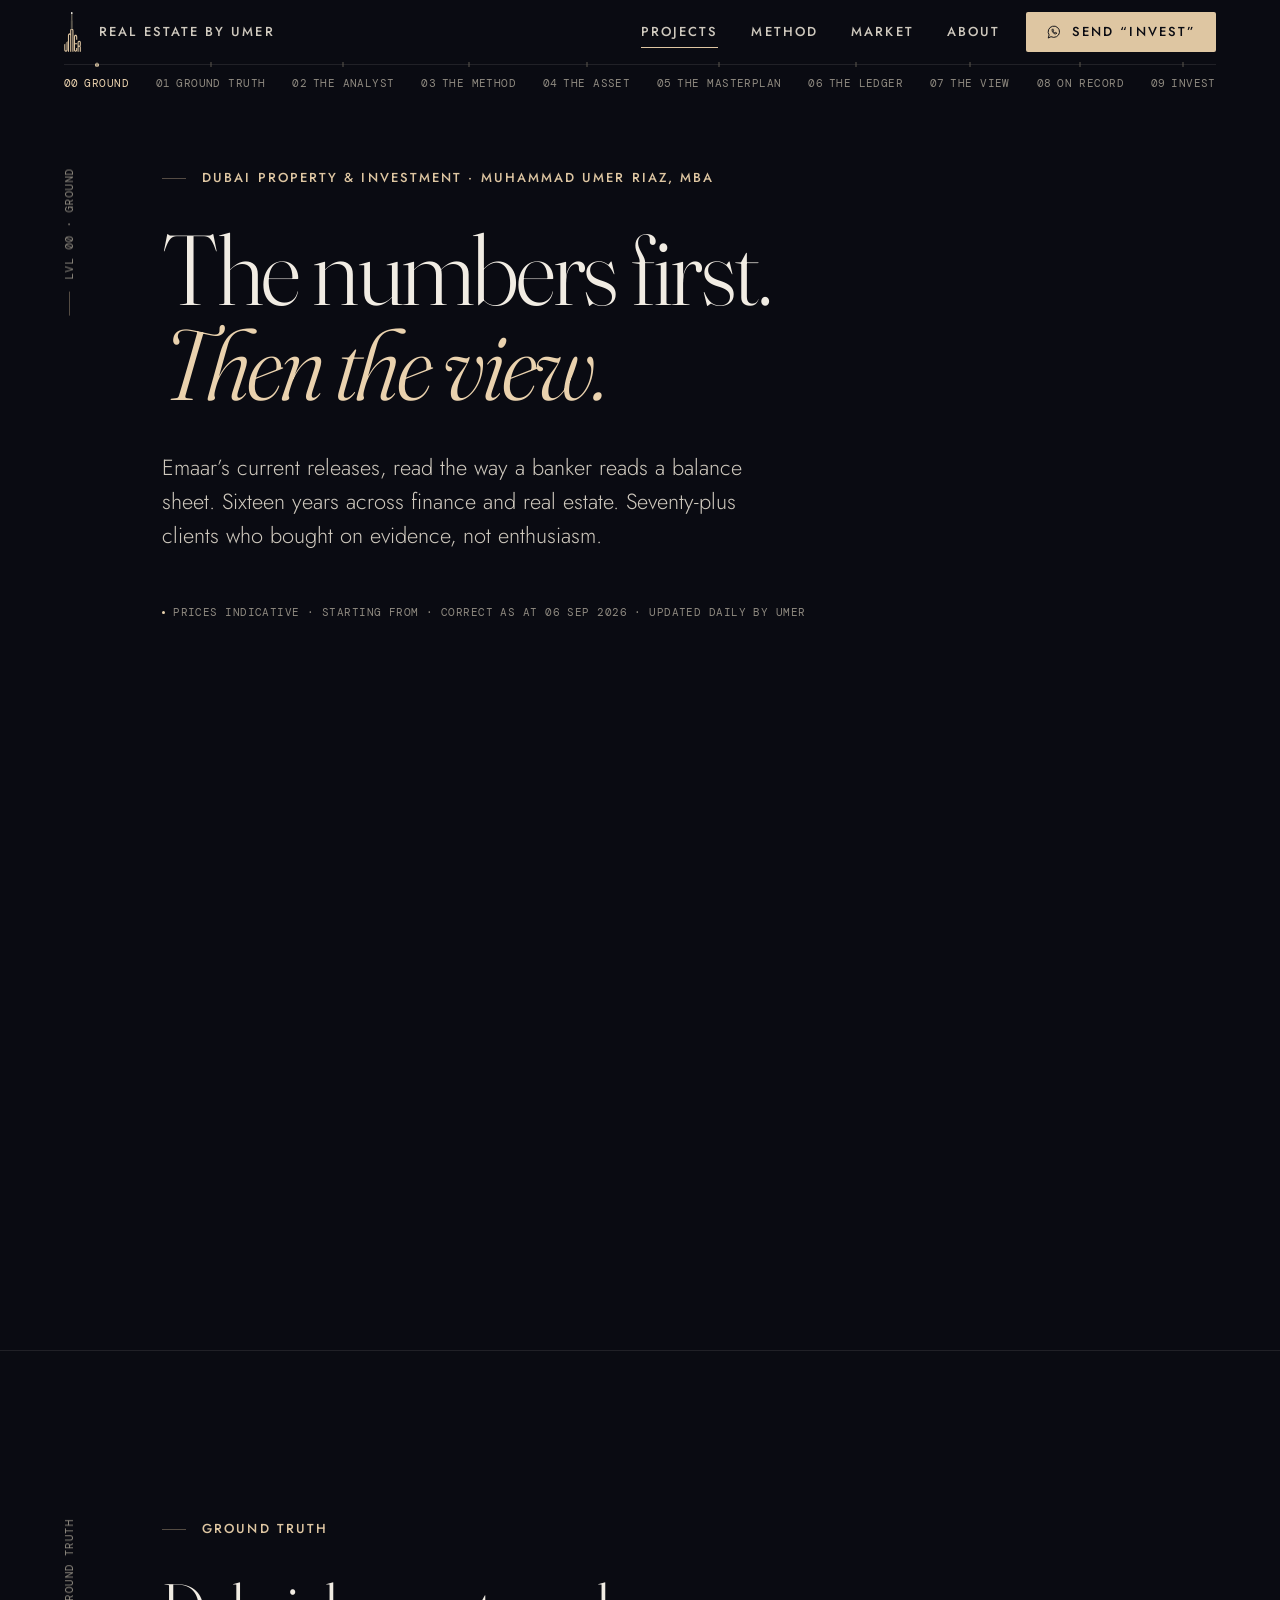
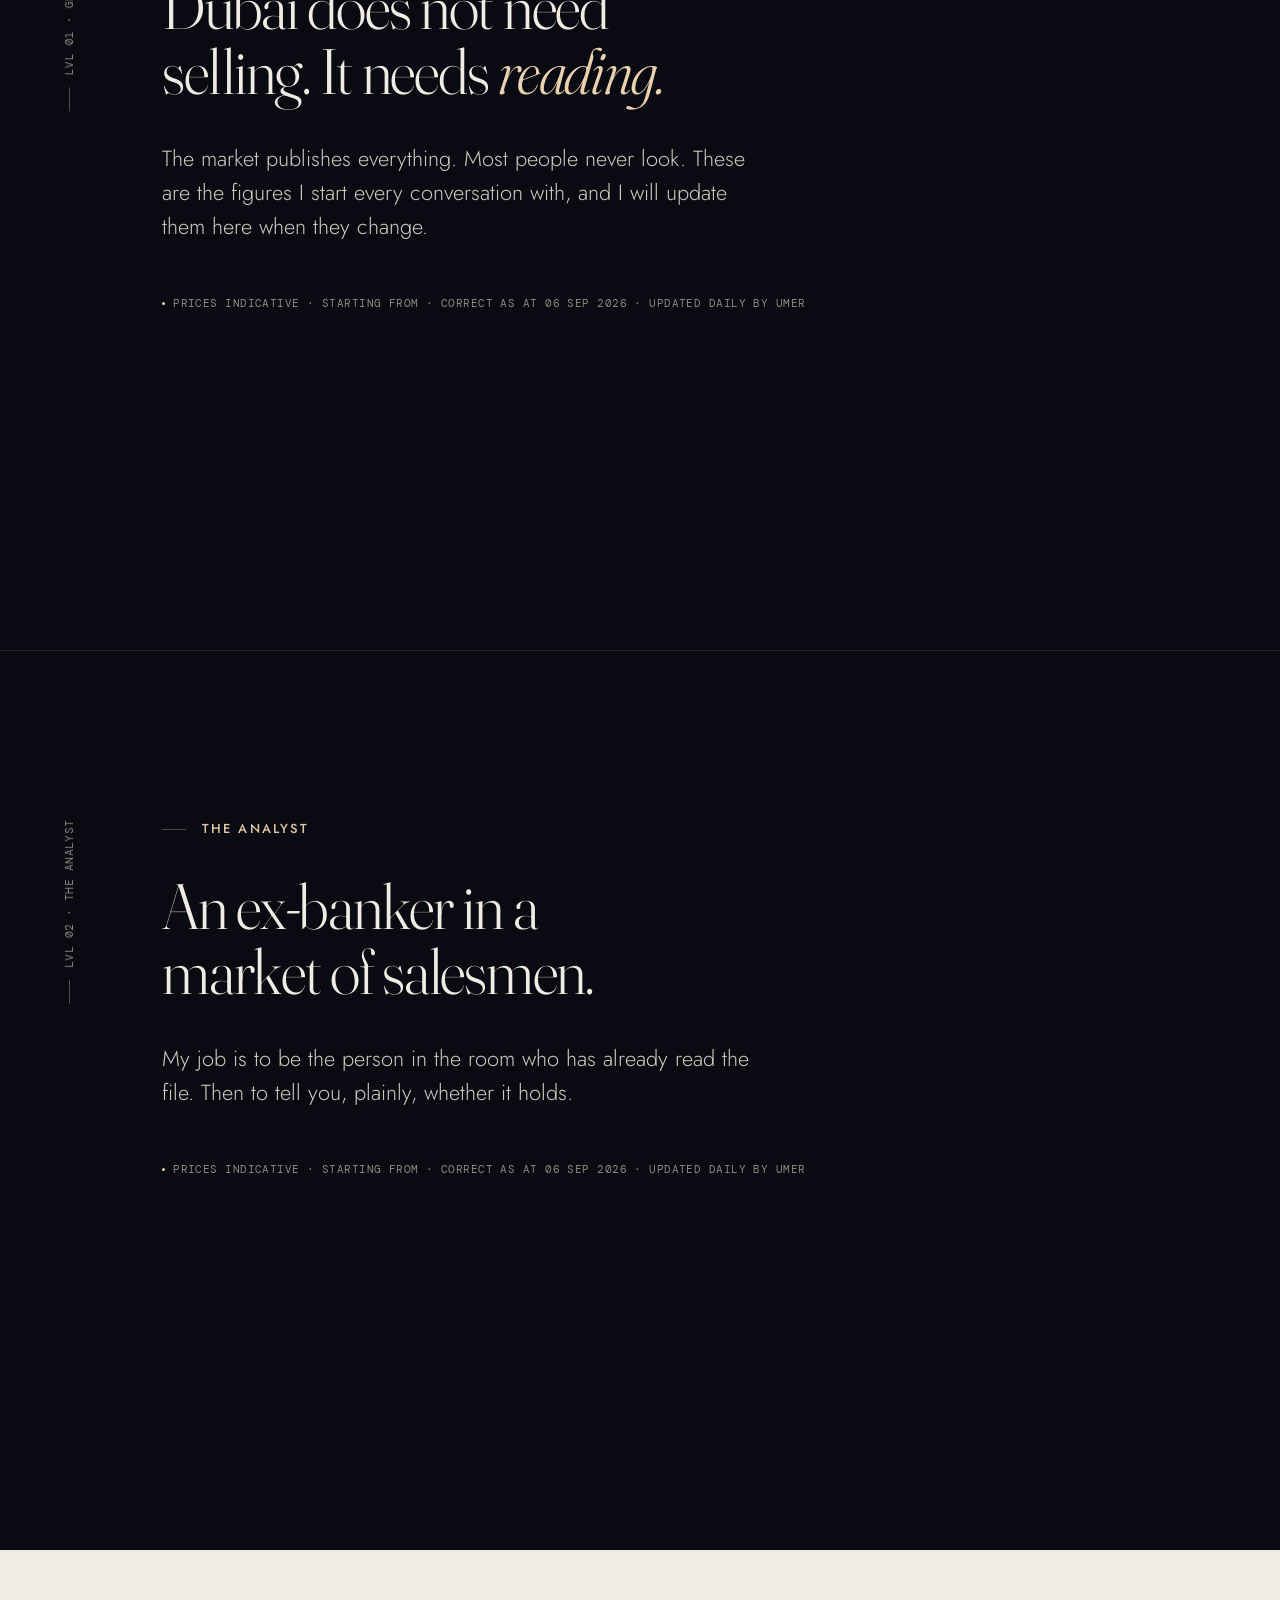
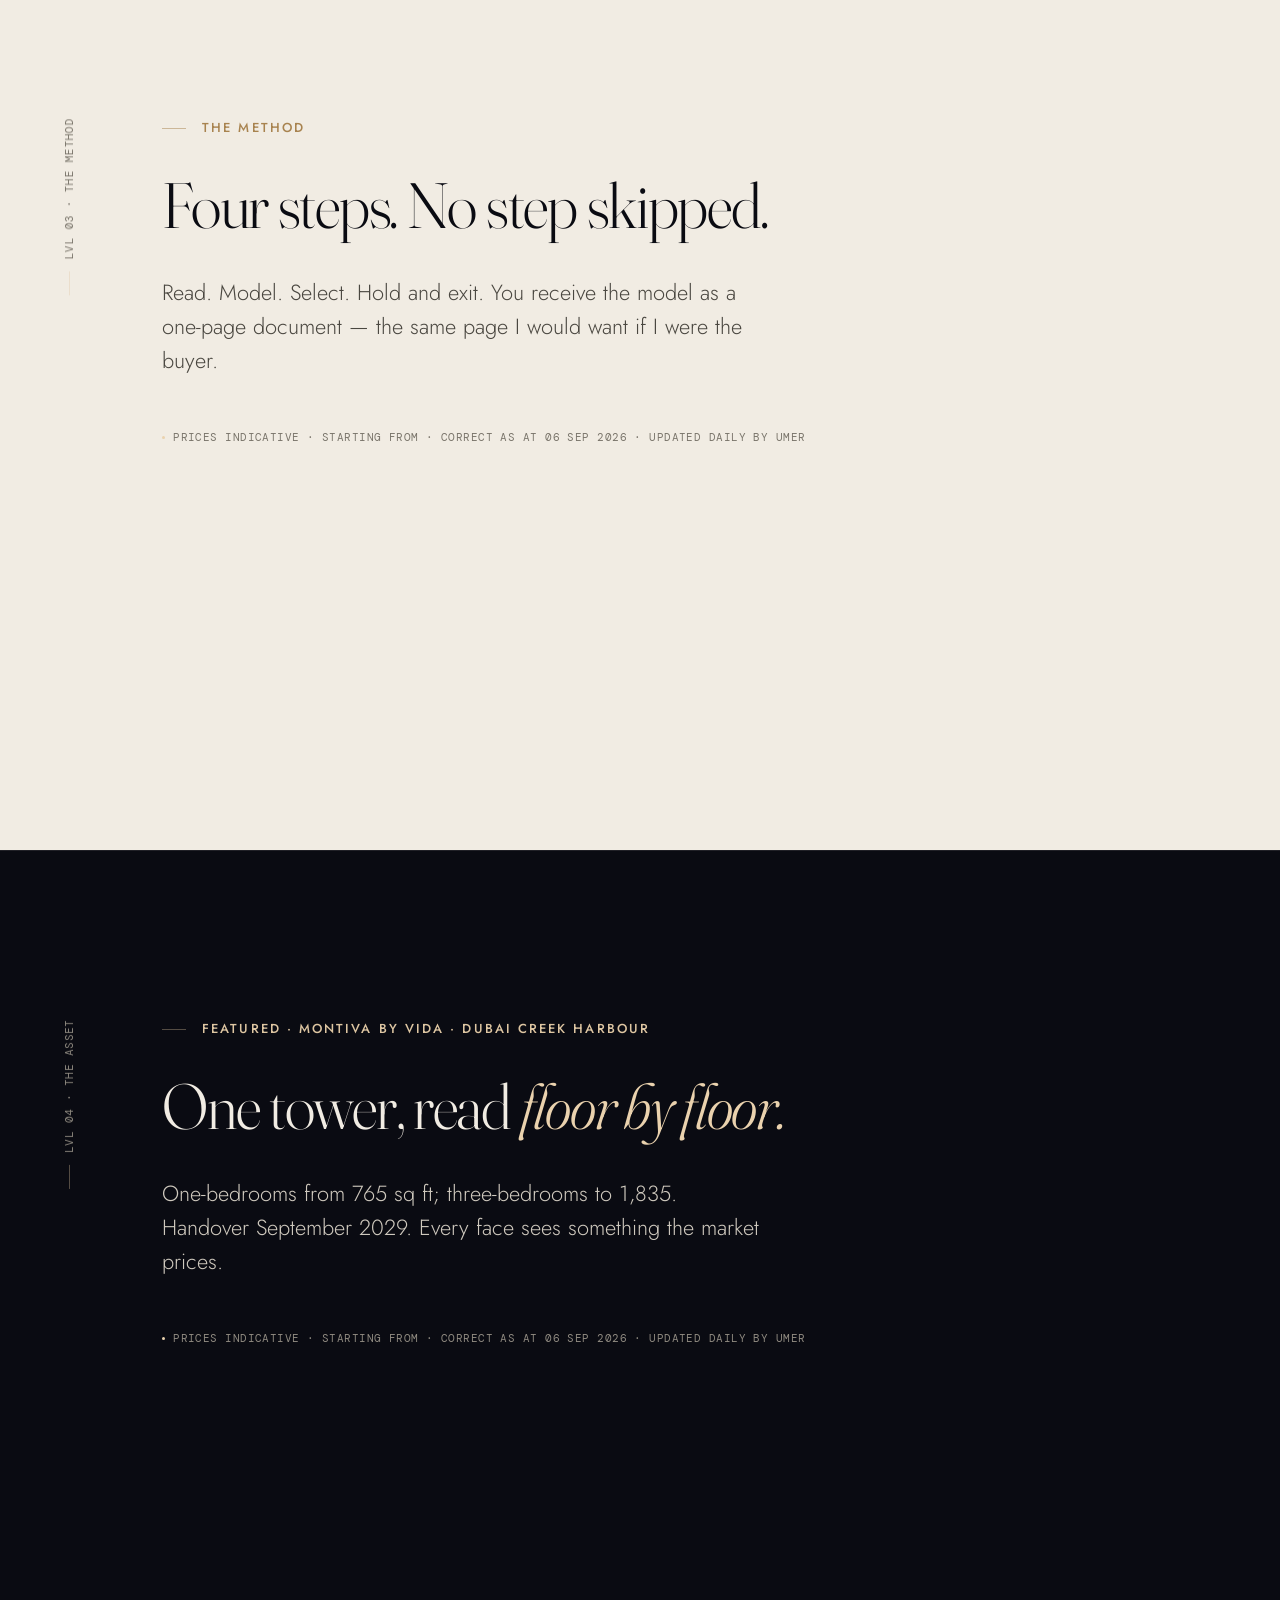
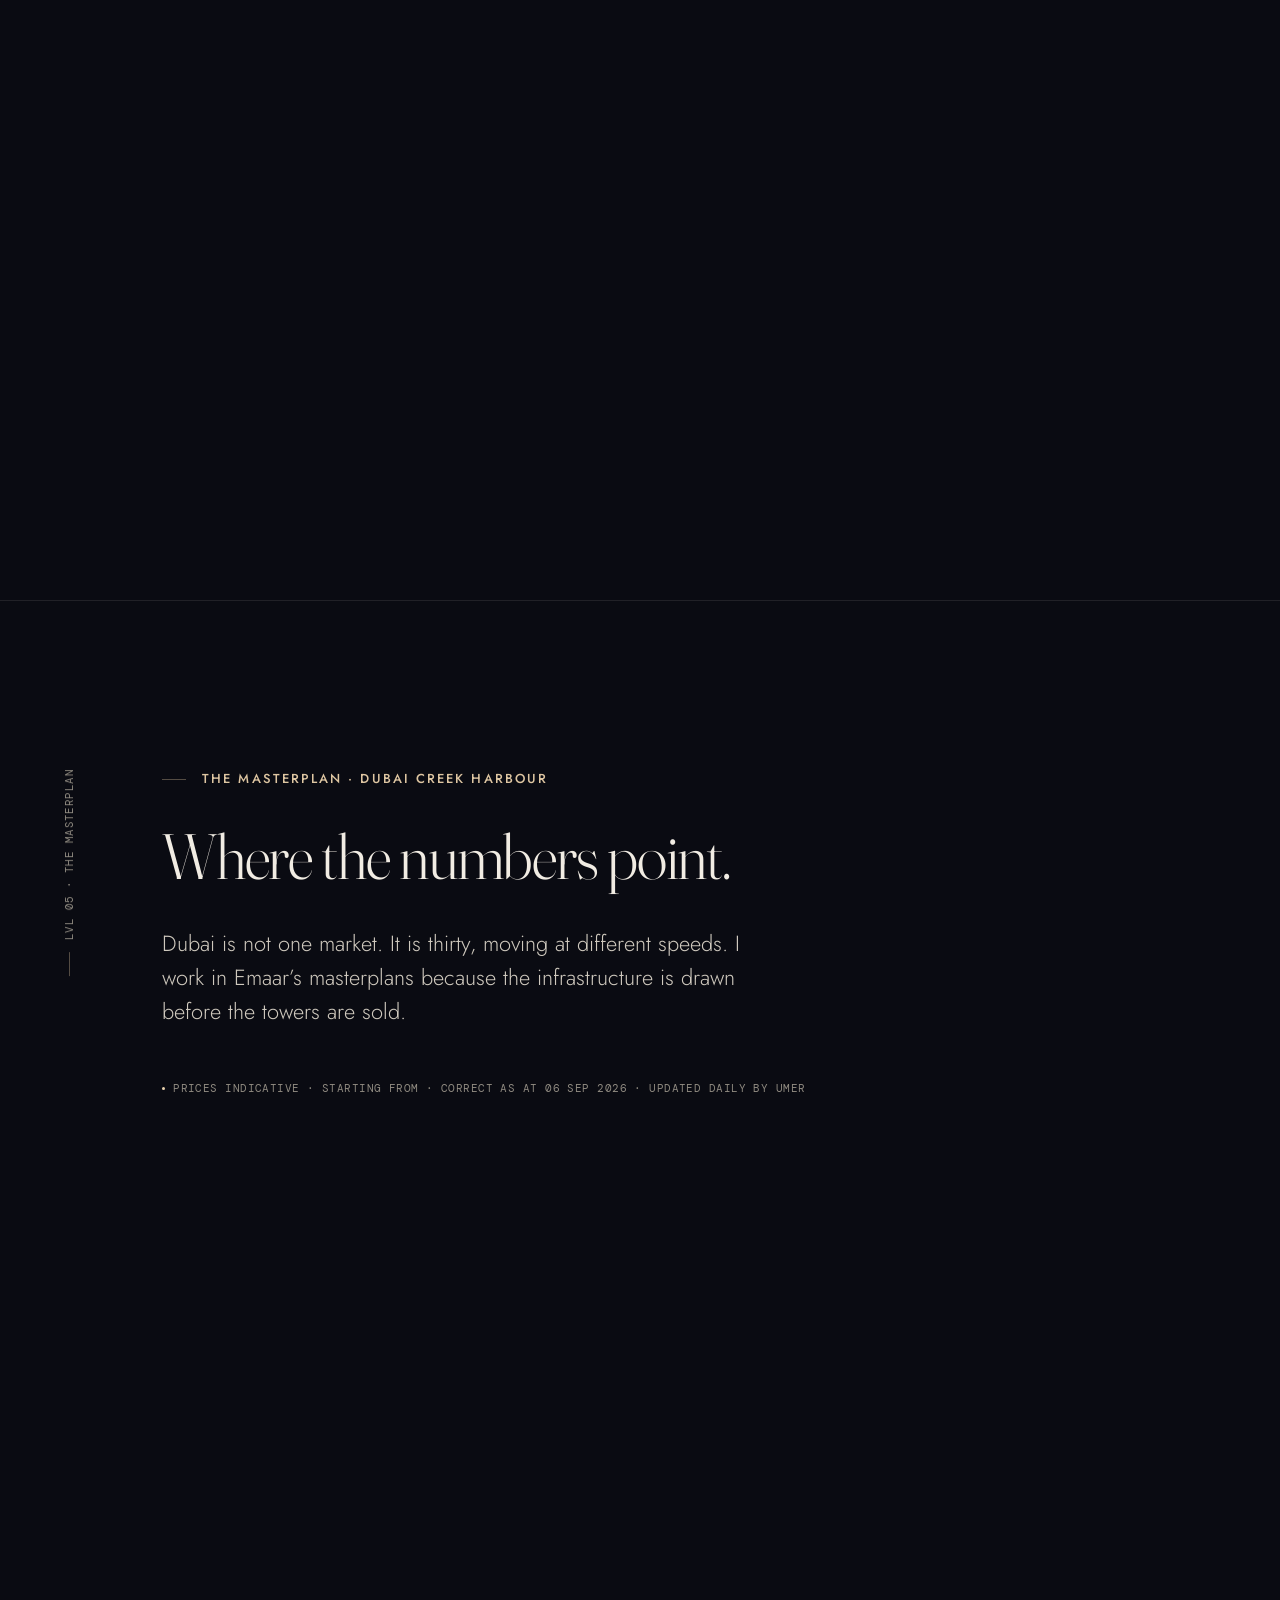
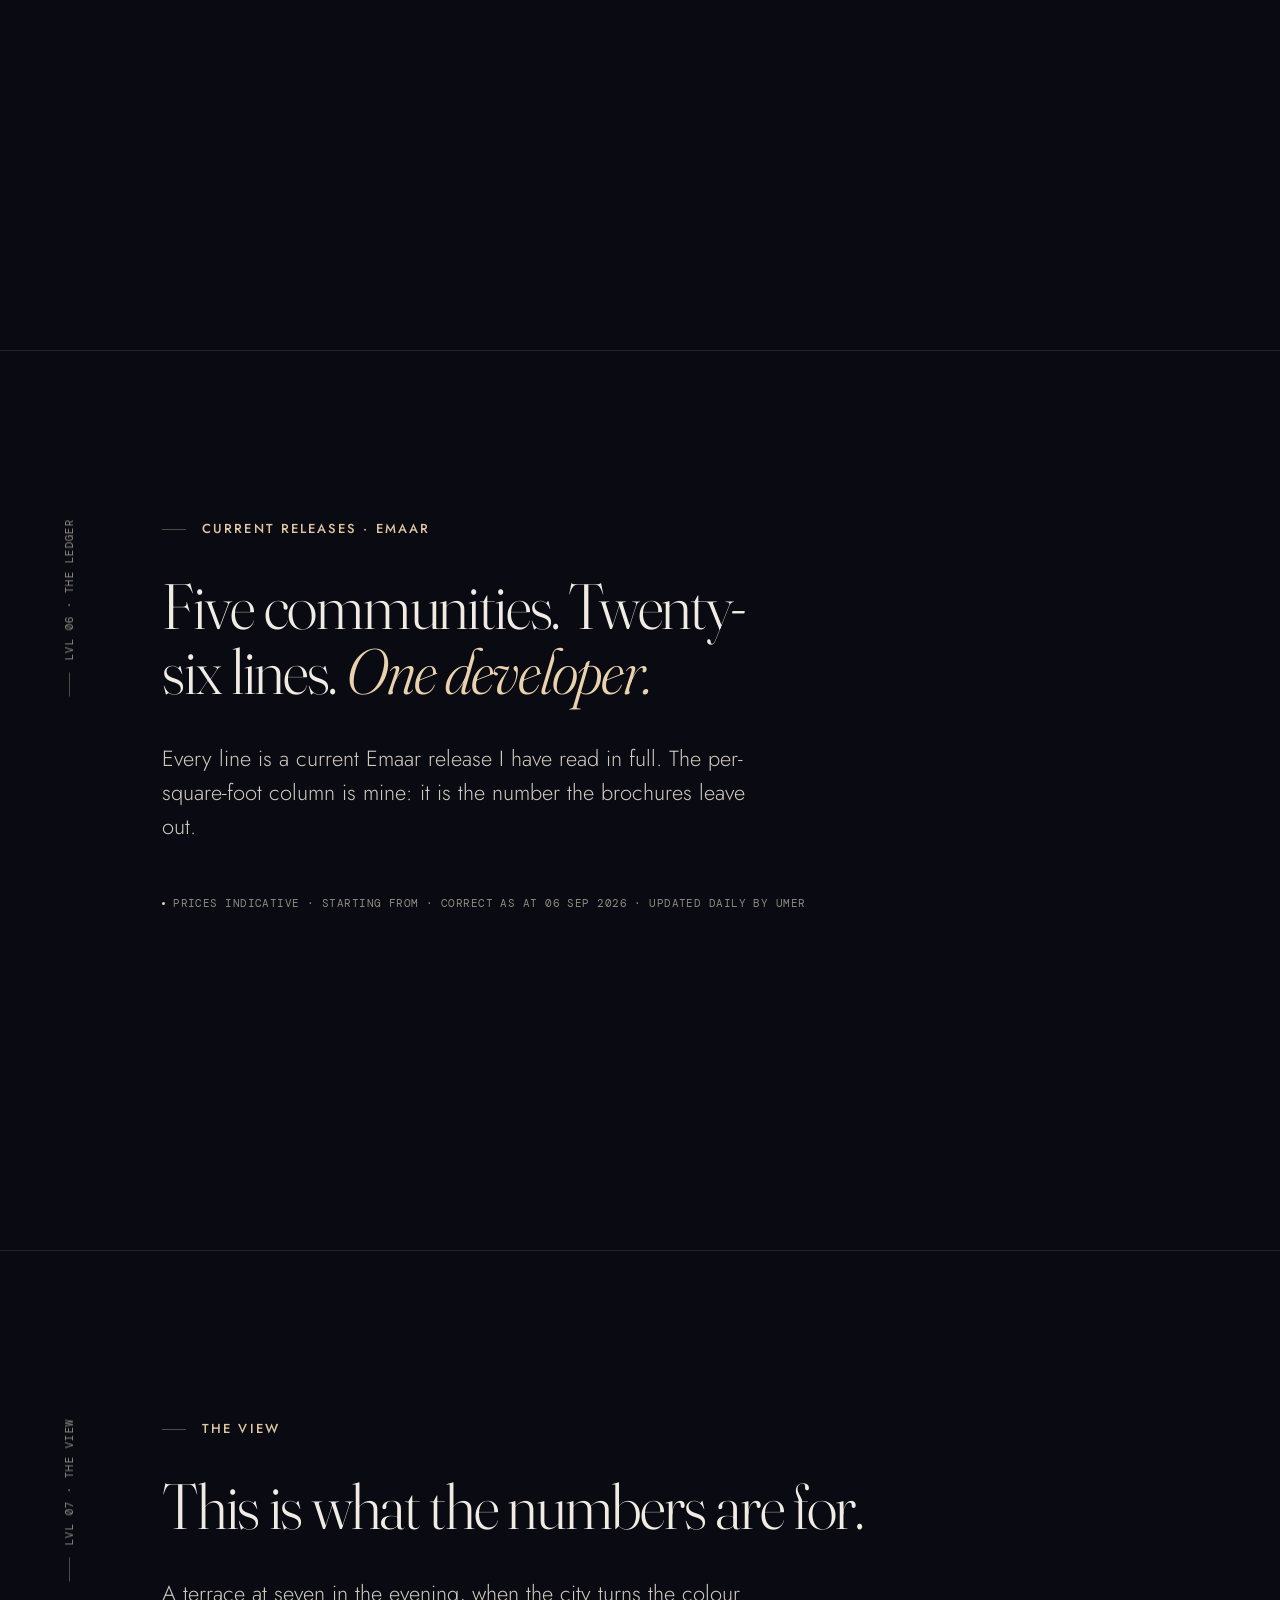
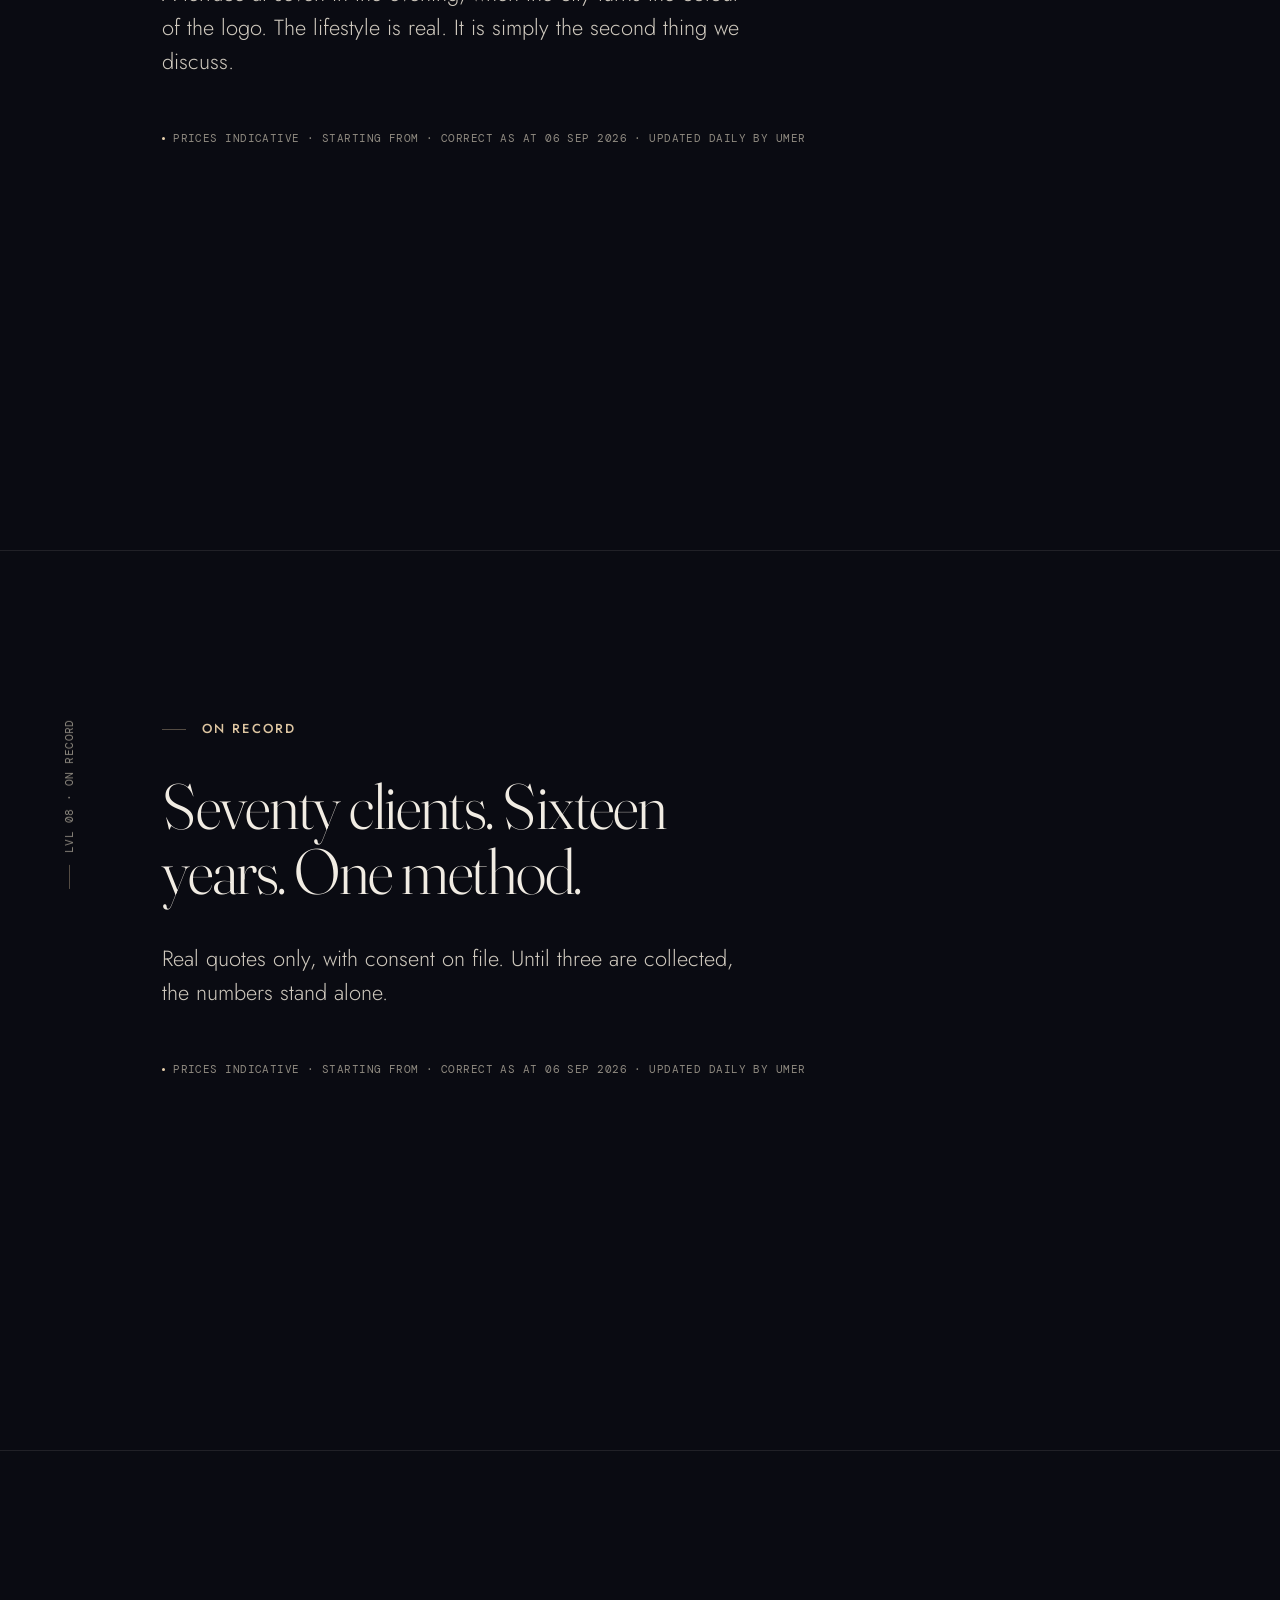
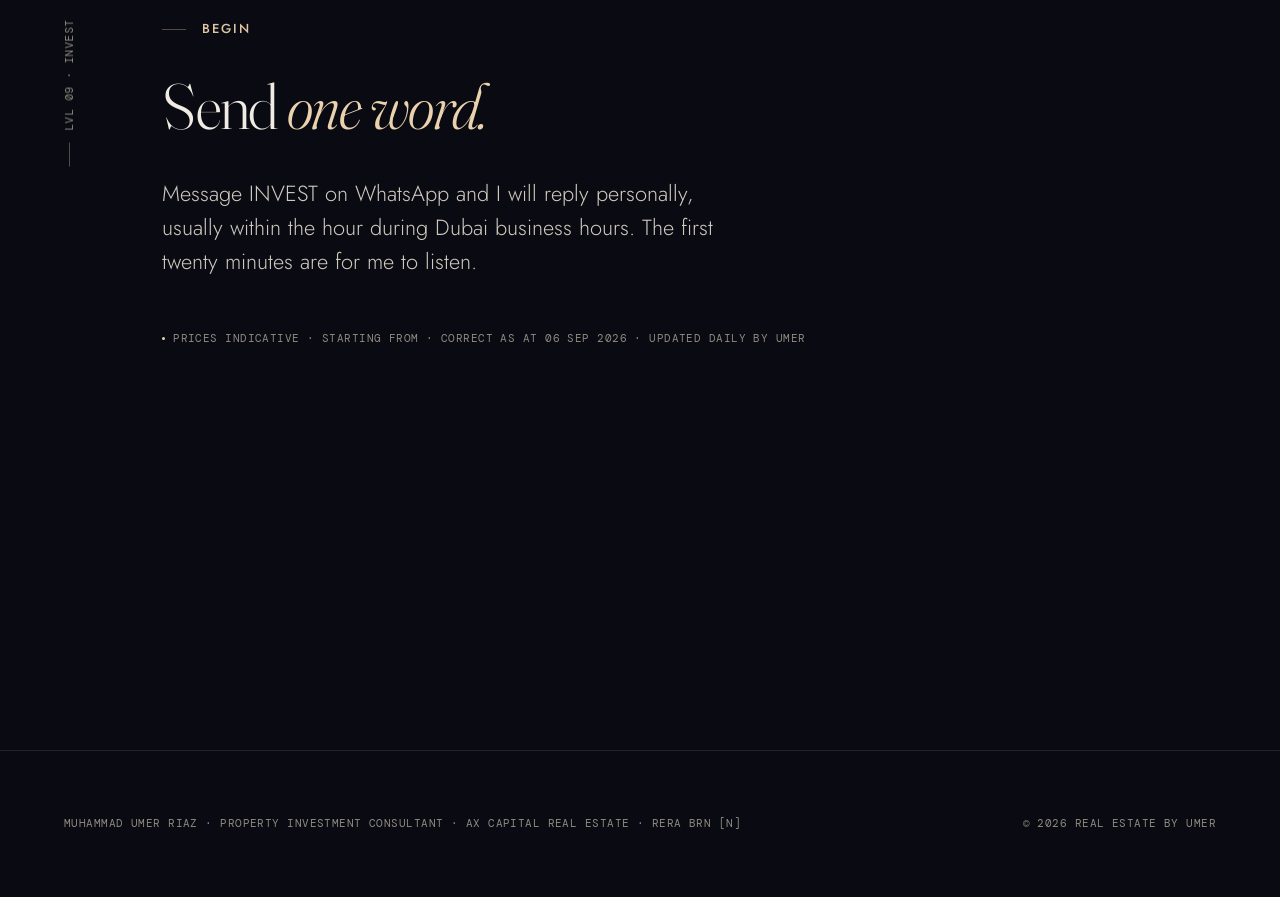
<file: prototype/nav.html>
<!doctype html>
<html lang="en-AE">
<head>
<meta charset="utf-8">
<meta name="viewport" content="width=device-width, initial-scale=1">
<title>The Elevation Instrument</title>
<meta name="description" content="Real Estate by Umer — navigation prototype. The nav as an elevation instrument: the mark's spire fills as you climb, the hairline is a floor directory, the brand label yields to a rolling level readout.">
<!--
  REAL ESTATE BY UMER — PROTOTYPE · NAVIGATION · "THE ELEVATION INSTRUMENT"
  Zero dependencies (no three.js / GSAP needed). Google Fonts only.

  What the nav does
  ─────────────────
  GROUND (top of page, scrollY < 80)
    · 64px bar, transparent, no ground. Mark at 40px. Beside it the brand label REAL ESTATE BY UMER.
    · Beneath the bar a 40px "directory ledge": the ten levels of the climb along a hairline rail,
      like the floor directory in a lobby. The current level is champagne.
  ASCENDING (scrolled)
    · The ledge folds (320ms, ease-in-out-soft) and the rail becomes the bar's bottom hairline —
      1px, ten notches, a champagne fill for scroll progress, a dot for the current level.
    · The ground arrives (night-1 @ 82% + 12px blur, 320ms). The bar height does NOT change,
      so no type in the bar moves (DIRECTION §5.8). Compression = the directory folding.
    · The brand label crossfades to the elevation readout: LVL 04 · THE ASSET. The units digit rolls
      like an altimeter (320ms); the name crossfades (320ms).
    · The mark's SPIRE fills bottom→top with scroll progress — the spire progress line and the mark are
      one object. At the top of the climb (LVL 09) the tip glints once.
    · A single specular sweep crosses the mark the first time you reach the Spire levels (LVL 07). Once.
    · Over the paper band (LVL 03) the nav becomes material-aware: ground → paper, text → ink,
      the CTA flips to ink-on-paper. 320ms.
  CTA
    · SEND "INVEST" is always on screen, same size, same place. It never hides, bobs or slides.
  MOBILE (< 1024px)
    · Bar: mark · compact readout · INVEST pill · a two-hairline menu glyph.
    · The menu is THE DIRECTORY: a full-screen panel that rises from the bottom (clip-path, 640ms,
      ease-out-expo). Left: the mark at 132px with its spire filled to your position. Right: the ten
      levels as a ledger (DM Mono numbers, Jost names, current row marked), then the four pages in
      Fraunces display, then the CTA and contact in mono. Focus-trapped, Escape closes.
  KEYBOARD
    · Skip link, visible focus (2px champagne, 3px offset), notches and ledge items are real links,
      menu is a dialog with a focus trap. Level changes are announced politely.
  REDUCED MOTION
    · Every transition drops to opacity-only ≤200ms; digits swap instead of rolling; the panel fades.

  URL params for review:  ?scroll=2400  jump to a scroll position   ?menu=1  open the directory
                          ?debug=1  show the state readout
-->
<link rel="preconnect" href="https://fonts.googleapis.com">
<link rel="preconnect" href="https://fonts.gstatic.com" crossorigin>
<link href="https://fonts.googleapis.com/css2?family=Fraunces:ital,opsz,wght@0,9..144,300;0,9..144,400;1,9..144,300&family=Jost:wght@300;400;500&family=DM+Mono:wght@300;400&display=swap" rel="stylesheet">
<style>
  :root{
    --night-0:#05060A; --night-1:#0A0B12; --night-2:#10121B; --night-3:#171A26;
    --champagne-50:#FBF7F0; --champagne-100:#F4EADD; --champagne-200:#EAD2AE; --champagne-300:#DEC6A2; --champagne-400:#D9B484; --champagne-600:#A8834F;
    --cream-100:#F1ECE3; --cream-200:#CFC9BE; --cream-300:#8F8A80; --cream-400:#5C584F;
    --paper-1:#F1ECE3; --paper-2:#E6DFD3; --ink-1:#0A0B12; --ink-2:#4A4740; --ink-3:#7A756B; --gilt:#A8834F;
    --hairline:rgba(241,236,227,.10); --hairline-strong:rgba(241,236,227,.18); --hairline-gold:rgba(222,198,162,.35);
    --glow:rgba(234,210,174,.22);
    --font-display:"Fraunces","Iowan Old Style","Palatino Linotype",Georgia,serif;
    --font-text:"Jost","Futura","Century Gothic","Avenir Next",Arial,sans-serif;
    --font-data:"DM Mono","SF Mono",Menlo,Consolas,monospace;
    --t-2xs:.6875rem; --t-xs:clamp(.75rem,.72rem + .15vw,.8125rem); --t-sm:clamp(.875rem,.85rem + .15vw,.9375rem);
    --t-base:clamp(1rem,.95rem + .3vw,1.125rem); --t-md:clamp(1.125rem,1.05rem + .4vw,1.375rem);
    --t-xl:clamp(1.75rem,1.4rem + 1.6vw,2.75rem); --t-2xl:clamp(2.25rem,1.6rem + 3vw,4rem); --t-3xl:clamp(3rem,1.8rem + 5.5vw,6.5rem);
    --ease-out-expo:cubic-bezier(.16,1,.3,1); --ease-out-quint:cubic-bezier(.22,1,.36,1);
    --ease-in-out-soft:cubic-bezier(.65,0,.35,1); --ease-in-out-cinematic:cubic-bezier(.83,0,.17,1); --ease-silk:cubic-bezier(.4,0,.1,1); --ease-in-quart:cubic-bezier(.5,0,.75,0);
    --d-instant:80ms; --d-fast:180ms; --d-base:320ms; --d-slow:640ms; --d-cinematic:1200ms;
    --margin:clamp(20px,5vw,96px);
    --bar-h:64px; --ledge-h:40px;

    /* material-aware nav tokens (night by default; swapped over the paper band) */
    --nav-fg:var(--cream-100); --nav-fg-2:var(--cream-200); --nav-fg-3:var(--cream-300); --nav-fg-4:var(--cream-400);
    --nav-accent:var(--champagne-200); --nav-accent-2:var(--champagne-300);
    --nav-ground:rgba(10,11,18,.82); --nav-hair:var(--hairline); --nav-hair-strong:var(--hairline-strong);
    --cta-bg:var(--champagne-300); --cta-bg-hover:var(--champagne-100); --cta-fg:var(--night-1); --cta-focus:var(--cream-100);
  }
  html[data-material="paper"]{
    --nav-fg:var(--ink-1); --nav-fg-2:var(--ink-2); --nav-fg-3:var(--ink-3); --nav-fg-4:#B5AFA3;
    --nav-accent:var(--gilt); --nav-accent-2:var(--gilt);
    --nav-ground:rgba(241,236,227,.86); --nav-hair:rgba(10,11,18,.12); --nav-hair-strong:rgba(10,11,18,.22);
    --cta-bg:var(--ink-1); --cta-bg-hover:#23262F; --cta-fg:var(--cream-100); --cta-focus:var(--ink-1);
  }
  *{box-sizing:border-box}
  html{scroll-behavior:smooth}
  body{margin:0;background:var(--night-1);color:var(--cream-100);font-family:var(--font-text);font-size:var(--t-base);line-height:1.6;-webkit-font-smoothing:antialiased}
  body.locked{overflow:hidden}
  .label{font-family:var(--font-text);font-weight:500;font-size:var(--t-xs);letter-spacing:.16em;text-transform:uppercase}
  .data{font-family:var(--font-data);font-weight:400;font-size:var(--t-2xs);letter-spacing:.04em;text-transform:uppercase;font-variant-numeric:tabular-nums}
  a{color:inherit}
  :focus-visible{outline:2px solid var(--champagne-200);outline-offset:3px;border-radius:2px}
  .skip{position:fixed;top:12px;left:12px;z-index:100;background:var(--champagne-300);color:var(--night-1);padding:10px 16px;border-radius:2px;transform:translateY(-200%);transition:transform var(--d-fast) var(--ease-out-expo)}
  .skip:focus{transform:none}

  /* ══════════════════════════ NAV ══════════════════════════ */
  .nav{position:fixed;top:0;left:0;right:0;z-index:50;color:var(--nav-fg);transition:color var(--d-base) var(--ease-silk)}
  .nav::before{content:"";position:absolute;inset:0;background:var(--nav-ground);-webkit-backdrop-filter:blur(12px);backdrop-filter:blur(12px);opacity:0;transition:opacity var(--d-base) var(--ease-in-out-soft),background-color var(--d-base) var(--ease-silk)}
  .nav[data-state="ascending"]::before{opacity:1}
  /* brand | (links) | cta | (menu) — display:none items take no track, so one template serves both breakpoints */
  .bar{position:relative;height:var(--bar-h);display:grid;grid-template-columns:minmax(0,1fr) auto auto;align-items:center;gap:clamp(16px,2vw,32px);padding:0 var(--margin)}

  /* mark + slot */
  .brand{display:flex;align-items:center;gap:18px;min-width:0;overflow:hidden}
  @media (max-width:479px){.readout .name,.readout .sep{display:none}}
  .mark{display:block;height:40px;color:var(--nav-accent-2);text-decoration:none;flex:none;transition:color var(--d-base) var(--ease-silk)}
  .mark svg{height:100%;width:auto;display:block;overflow:visible}
  .m-letters{fill:currentColor;stroke:currentColor;stroke-width:1.1px;vector-effect:non-scaling-stroke;stroke-linejoin:round}
  .m-spire-track{fill:var(--nav-fg-4);stroke:var(--nav-fg-4);stroke-width:1px;vector-effect:non-scaling-stroke;transition:fill var(--d-base) var(--ease-silk),stroke var(--d-base) var(--ease-silk)}
  .m-spire-fill{fill:var(--nav-accent);stroke:var(--nav-accent);stroke-width:1.1px;vector-effect:non-scaling-stroke;clip-path:inset(calc((1 - var(--p,0)) * 100%) 0 0 0);transition:fill var(--d-base) var(--ease-silk),stroke var(--d-base) var(--ease-silk)}
  .m-glint{fill:var(--champagne-50);opacity:0;transition:opacity var(--d-slow) var(--ease-silk)}
  .mark.glint .m-glint{opacity:1;animation:glint 1200ms var(--ease-in-out-soft) 1}
  @keyframes glint{0%{opacity:0}30%{opacity:1}100%{opacity:0}}
  .m-sweep{fill:url(#sweepGrad);opacity:0;transform:translateX(-600px)}
  .mark.sweep .m-sweep{opacity:1;animation:sweep 900ms var(--ease-in-out-soft) 1 forwards}
  @keyframes sweep{from{transform:translateX(-600px)}to{transform:translateX(600px)}}

  .slot{position:relative;height:1.6em;min-width:17ch;display:grid;align-items:center}
  .slot > *{grid-area:1/1;white-space:nowrap;transition:opacity var(--d-base) var(--ease-silk)}
  .slot .brandname{color:var(--nav-fg-2);opacity:1}
  .slot .readout{opacity:0;display:flex;align-items:baseline;gap:12px;color:var(--nav-fg-3)}
  .nav[data-state="ascending"] .slot .brandname{opacity:0}
  .nav[data-state="ascending"] .slot .readout{opacity:1}
  .lvl{display:inline-flex;align-items:baseline;gap:.5ch;line-height:1;color:var(--nav-accent-2)}
  .roll{display:inline-block;height:1em;overflow:hidden;vertical-align:baseline;line-height:1}
  .roll .digits{display:flex;flex-direction:column;transition:transform var(--d-base) var(--ease-in-out-soft)}
  .roll .digits span{display:block;height:1em;line-height:1}
  .name{position:relative;display:inline-grid;color:var(--nav-fg-2)}
  .name > span{grid-area:1/1;transition:opacity var(--d-base) var(--ease-silk)}
  .name > span[aria-hidden="true"]{opacity:0}
  .sep{color:var(--nav-fg-4)}
  @media (max-width:1023px){.slot{min-width:0;justify-self:center}.slot .brandname{display:none}.slot .readout{opacity:1}.nav[data-state="ground"] .slot .readout{opacity:0}}

  /* links */
  .links{display:none;justify-content:flex-end;align-items:center;gap:clamp(20px,2.6vw,44px)}
  @media (min-width:1024px){.links{display:flex}}
  .links a{color:var(--nav-fg-2);text-decoration:none;position:relative;padding:8px 0;transition:color var(--d-fast) var(--ease-silk)}
  .links a::after{content:"";position:absolute;left:0;right:0;bottom:2px;height:1px;background:var(--nav-accent-2);transform:scaleX(0);transform-origin:left;transition:transform var(--d-fast) var(--ease-out-expo)}
  .links a:hover,.links a:focus-visible{color:var(--nav-fg)}
  .links a:hover::after,.links a:focus-visible::after,.links a[aria-current="page"]::after{transform:scaleX(1)}

  /* CTA — never hides, never moves */
  .cta{display:inline-flex;align-items:center;gap:10px;height:40px;padding:0 20px;border-radius:2px;background:var(--cta-bg);color:var(--cta-fg);text-decoration:none;white-space:nowrap;transition:background-color var(--d-fast) var(--ease-silk),color var(--d-fast) var(--ease-silk),box-shadow var(--d-base) var(--ease-out-expo),transform var(--d-instant) var(--ease-out-expo)}
  .cta:hover{background:var(--cta-bg-hover);box-shadow:0 0 32px var(--glow)}
  .cta:active{transform:scale(.98)}
  .cta:focus-visible{outline-color:var(--cta-focus)}
  .cta svg{width:16px;height:16px;flex:none}
  .cta .long{display:none}
  @media (min-width:1024px){.cta .long{display:inline}.cta .short{display:none}}

  /* menu glyph (two hairlines → ×) */
  .menu-btn{display:grid;place-items:center;width:44px;height:44px;margin-right:-10px;background:none;border:0;color:var(--nav-fg);cursor:pointer;padding:0}
  .menu-btn i{display:block;width:20px;height:1px;background:currentColor;transition:transform var(--d-base) var(--ease-in-out-soft)}
  .menu-btn i+i{margin-top:7px}
  .menu-btn[aria-expanded="true"] i:first-child{transform:translateY(4px) rotate(45deg)}
  .menu-btn[aria-expanded="true"] i:last-child{transform:translateY(-4px) rotate(-45deg)}
  @media (min-width:1024px){.menu-btn{display:none}}

  /* rail (the floor directory) */
  .rail{position:relative;margin:0 var(--margin);height:var(--ledge-h);transition:height var(--d-base) var(--ease-in-out-soft)}
  .nav[data-state="ascending"] .rail{height:0}
  .rail-line{position:absolute;left:0;right:0;top:0;height:1px;background:var(--nav-hair);transition:background-color var(--d-base) var(--ease-silk)}
  .rail-fill{position:absolute;left:0;top:0;height:1px;width:calc(var(--p,0) * 100%);background:var(--nav-accent-2);opacity:.55}
  .notch{position:absolute;top:-2px;width:1px;height:5px;background:var(--nav-fg-4);transform:translateX(-.5px)}
  .rail-dot{position:absolute;top:-1.5px;width:4px;height:4px;border-radius:50%;background:var(--nav-accent);transform:translateX(-2px);transition:left var(--d-base) var(--ease-in-out-soft)}
  .ledge{position:absolute;left:0;right:0;top:0;height:var(--ledge-h);margin:0;padding:0;list-style:none;display:flex;justify-content:space-between;align-items:center;overflow:hidden;transition:opacity var(--d-fast) var(--ease-silk)}
  .nav[data-state="ascending"] .ledge{opacity:0;pointer-events:none}
  .ledge li{position:relative;flex:0 0 auto}
  .ledge a{display:inline-flex;gap:.8ch;color:var(--nav-fg-3);text-decoration:none;padding:6px 0;transition:color var(--d-fast) var(--ease-silk)}
  .ledge a:hover,.ledge a:focus-visible{color:var(--nav-fg)}
  .ledge a[aria-current="true"]{color:var(--nav-accent)}
  .ledge a .nm{display:none}
  @media (min-width:1280px){.ledge a .nm{display:inline}}
  @media (max-width:1023px){.rail{display:none}}
  /* notch tooltips when scrolled */
  .notch-link{position:absolute;top:-14px;width:24px;height:28px;transform:translateX(-12px);display:block;border-radius:2px}
  .notch-link span{position:absolute;top:26px;left:50%;transform:translateX(-50%);white-space:nowrap;color:var(--nav-fg-2);background:var(--nav-ground);padding:4px 8px;border:1px solid var(--nav-hair-strong);border-radius:2px;opacity:0;pointer-events:none;transition:opacity var(--d-fast) var(--ease-silk)}
  .notch-link:hover span,.notch-link:focus-visible span{opacity:1}
  .nav[data-state="ground"] .notch-link{display:none}

  /* ══════════════════════════ DIRECTORY (mobile panel) ══════════════════════════ */
  .directory{position:fixed;inset:0;z-index:60;background:rgba(5,6,10,.96);-webkit-backdrop-filter:blur(16px);backdrop-filter:blur(16px);color:var(--cream-100);clip-path:inset(100% 0 0 0);transition:clip-path var(--d-slow) var(--ease-out-expo);overflow:auto}
  .directory.open{clip-path:inset(0 0 0 0)}
  .directory.closing{transition:clip-path var(--d-base) var(--ease-in-quart);clip-path:inset(0 0 100% 0)}
  .dir-inner{min-height:100%;display:grid;grid-template-columns:minmax(72px,120px) minmax(0,1fr);gap:clamp(24px,6vw,48px);padding:calc(var(--bar-h) + 24px) var(--margin) 40px}
  .dir-inner > div{min-width:0}
  .dir-mark{color:var(--champagne-300)}
  .dir-mark svg{height:clamp(120px,32vh,220px);width:auto;display:block}
  .dir-mark .m-spire-track{fill:var(--cream-400);stroke:var(--cream-400)}
  .dir-mark .m-spire-fill{fill:var(--champagne-200);stroke:var(--champagne-200)}
  .dir-mark .m-letters{stroke-width:.8px}
  .dir-mark .cap{margin-top:16px;color:var(--cream-300);line-height:1.5}
  .dir-levels{list-style:none;margin:0;padding:0;border-top:1px solid var(--hairline)}
  .dir-levels li{border-bottom:1px solid var(--hairline)}
  .dir-levels a{display:grid;grid-template-columns:3ch 1fr auto;align-items:center;gap:16px;padding:11px 0;color:var(--cream-200);text-decoration:none}
  .dir-levels a .n{color:var(--champagne-300)}
  .dir-levels a .dot{width:5px;height:5px;border-radius:50%;background:var(--champagne-200);opacity:0}
  .dir-levels a[aria-current="true"]{color:var(--champagne-200)}
  .dir-levels a[aria-current="true"] .dot{opacity:1}
  .dir-pages{margin:32px 0 0;padding:0;list-style:none;display:grid;gap:6px}
  .dir-pages a{font-family:var(--font-display);font-weight:300;font-variation-settings:"opsz" 72,"SOFT" 0,"WONK" 0;font-size:var(--t-xl);line-height:1.1;letter-spacing:-.01em;color:var(--cream-100);text-decoration:none;display:inline-block}
  .dir-pages a:hover{color:var(--champagne-200)}
  .dir-cta{margin-top:32px;display:flex;flex-wrap:wrap;gap:12px}
  .dir-cta .cta{height:48px;padding:0 26px;--cta-bg:var(--champagne-300);--cta-fg:var(--night-1);--cta-bg-hover:var(--champagne-100)}
  .dir-contact{margin-top:28px;color:var(--cream-300);line-height:1.9}
  .dir-contact a{text-decoration:none}
  .dir-inner > * , .dir-levels li, .dir-pages li{opacity:0;transform:translateY(12px)}
  .directory.open .dir-inner > *,.directory.open .dir-levels li,.directory.open .dir-pages li{opacity:1;transform:none;transition:opacity var(--d-slow) var(--ease-out-expo),transform var(--d-slow) var(--ease-out-expo)}
  .directory.open .dir-levels li:nth-child(n){transition-delay:calc(120ms + var(--i,0) * 40ms)}
  .directory.open .dir-pages li{transition-delay:calc(420ms + var(--i,0) * 40ms)}
  @media (max-width:479px){.dir-inner{grid-template-columns:1fr}.dir-mark{display:flex;align-items:flex-end;gap:16px}.dir-mark svg{height:96px}}

  /* ══════════════════════════ PAGE (demo content) ══════════════════════════ */
  main{position:relative}
  section{position:relative;min-height:100vh;padding:calc(var(--bar-h) + var(--ledge-h) + 64px) var(--margin) clamp(96px,12vw,192px);display:grid;grid-template-columns:repeat(12,minmax(0,1fr));column-gap:clamp(16px,2vw,32px);border-top:1px solid var(--hairline)}
  section:first-of-type{border-top:0}
  .marker{grid-column:1;align-self:start;justify-self:start;position:sticky;top:calc(var(--bar-h) + var(--ledge-h) + 56px);color:var(--cream-300);white-space:nowrap;writing-mode:vertical-rl;transform:rotate(180deg);line-height:1;display:inline-flex;align-items:center;gap:12px}
  .marker::before{content:"";display:block;width:1px;height:24px;background:var(--hairline-gold)}
  .body{grid-column:2 / span 8}
  .eyebrow{display:flex;align-items:center;gap:16px;color:var(--champagne-300);margin:0 0 clamp(20px,2.6vw,40px)}
  .eyebrow::before{content:"";width:24px;height:1px;background:var(--hairline-gold)}
  h1,h2{margin:0;font-family:var(--font-display);font-weight:300;font-variation-settings:"opsz" 144,"SOFT" 0,"WONK" 0;line-height:1.02;letter-spacing:-.02em;text-wrap:balance;max-width:22ch}
  h1{font-size:var(--t-3xl);line-height:.96;letter-spacing:-.025em}
  h2{font-size:var(--t-2xl)}
  h1 em,h2 em{font-style:italic;color:var(--champagne-200);font-variation-settings:"opsz" 144,"SOFT" 20,"WONK" 1}
  .lead{font-weight:300;font-size:var(--t-md);line-height:1.55;color:var(--cream-200);max-width:46ch;margin:clamp(24px,3vw,40px) 0 0}
  .stamp{margin-top:clamp(32px,4vw,56px);color:var(--cream-300)}
  .stamp .dot{display:inline-block;width:3px;height:3px;border-radius:50%;background:var(--champagne-200);vertical-align:middle;margin:0 8px 2px 0}
  section.paper{background:var(--paper-1);color:var(--ink-1);border-top:0;background-image:radial-gradient(rgba(10,11,18,.06) .6px,transparent .6px);background-size:24px 24px}
  section.paper .lead{color:var(--ink-2)} section.paper .eyebrow{color:var(--gilt)} section.paper .eyebrow::before{background:rgba(168,131,79,.5)} section.paper .marker{color:var(--ink-3)} section.paper h2 em{color:var(--gilt)} section.paper .stamp{color:var(--ink-3)}
  section.tall{min-height:150vh}
  @media (max-width:1023px){.marker{display:none}.body{grid-column:1 / -1}section{padding-top:calc(var(--bar-h) + 56px)}}
  footer{padding:64px var(--margin);border-top:1px solid var(--hairline);color:var(--cream-300);display:flex;justify-content:space-between;gap:24px;flex-wrap:wrap}
  .debug{position:fixed;left:var(--margin);bottom:20px;z-index:40;color:var(--cream-400);display:none}
  .debug.on{display:block}
  .sr{position:absolute;width:1px;height:1px;overflow:hidden;clip:rect(0 0 0 0);white-space:nowrap}

  @media (prefers-reduced-motion:reduce){
    html{scroll-behavior:auto}
    *,*::before,*::after{transition-duration:0ms !important;animation-duration:0ms !important}
    .slot > *,.name > span,.nav::before,.ledge,.notch-link span{transition-duration:200ms !important}
    .directory,.directory.closing{transition:opacity 200ms linear !important;clip-path:none;opacity:0;pointer-events:none}
    .directory.open{opacity:1;pointer-events:auto}
    .dir-inner > *,.dir-levels li,.dir-pages li{transform:none !important}
    .mark.sweep .m-sweep,.mark.glint .m-glint{animation:none !important;opacity:0 !important}
  }
</style>
</head>
<body>
<a class="skip label" href="#main">Skip to content</a>

<!-- shared gradient for the specular sweep -->
<svg width="0" height="0" style="position:absolute" aria-hidden="true">
  <defs>
    <linearGradient id="sweepGrad" x1="0" x2="1" y1="0" y2="0">
      <stop offset="0" stop-color="#FBF7F0" stop-opacity="0"/><stop offset=".5" stop-color="#FBF7F0" stop-opacity=".9"/><stop offset="1" stop-color="#FBF7F0" stop-opacity="0"/>
    </linearGradient>
  </defs>
</svg>

<header class="nav" id="nav" data-state="ground">
  <div class="bar">
    <div class="brand">
      <a class="mark" id="mark" href="#lvl-00" aria-label="Real Estate by Umer — back to the ground"></a>
      <div class="slot">
        <span class="brandname label" aria-hidden="true">Real Estate by Umer</span>
        <div class="readout" aria-live="polite" aria-atomic="true">
          <span class="lvl data">LVL 0<span class="roll" aria-hidden="true"><span class="digits" id="digits"><span>0</span><span>1</span><span>2</span><span>3</span><span>4</span><span>5</span><span>6</span><span>7</span><span>8</span><span>9</span></span></span><span class="sr" id="lvlSr">0</span></span>
          <span class="sep data">·</span>
          <span class="name label"><span id="nameA">Ground</span><span id="nameB" aria-hidden="true"></span></span>
        </div>
      </div>
    </div>
    <nav class="links label" aria-label="Primary">
      <a href="#" aria-current="page">Projects</a><a href="#">Method</a><a href="#">Market</a><a href="#">About</a>
    </nav>
    <a class="cta label" href="https://wa.me/971562419511?text=INVEST" target="_blank" rel="noopener">
      <svg viewBox="0 0 24 24" fill="none" stroke="currentColor" stroke-width="1.4" stroke-linecap="round" stroke-linejoin="round" aria-hidden="true"><path d="M3.5 20.5l1.2-4.1A8.5 8.5 0 1 1 8 19.3z"/><path d="M9 9.2c0 3 2.8 5.8 5.8 5.8l1.4-1.4-2-1-1 .8a4.5 4.5 0 0 1-2.6-2.6l.8-1-1-2z"/></svg>
      <span class="long">Send “Invest”</span><span class="short">Invest</span>
    </a>
    <button class="menu-btn" id="menuBtn" aria-expanded="false" aria-controls="directory" aria-label="Open the directory"><i></i><i></i></button>
  </div>
  <div class="rail" id="rail">
    <span class="rail-line"></span><span class="rail-fill"></span>
    <span class="rail-dot" id="railDot"></span>
    <ol class="ledge data" id="ledge"></ol>
    <div id="notches"></div>
  </div>
</header>

<div class="directory" id="directory" role="dialog" aria-modal="true" aria-label="Directory" hidden>
  <div class="dir-inner">
    <div class="dir-mark" id="dirMark"><span class="cap data">Your position on the climb</span></div>
    <div>
      <ol class="dir-levels label" id="dirLevels"></ol>
      <ul class="dir-pages" id="dirPages"><li style="--i:0"><a href="#">Projects</a></li><li style="--i:1"><a href="#">Method</a></li><li style="--i:2"><a href="#">Market</a></li><li style="--i:3"><a href="#">About</a></li></ul>
      <div class="dir-cta"><a class="cta label" href="https://wa.me/971562419511?text=INVEST" target="_blank" rel="noopener">Send “Invest”</a></div>
      <p class="dir-contact data"><a href="tel:+971562419511">+971 56 241 9511</a><br><a href="mailto:info@realestatebyumer.com">info@realestatebyumer.com</a><br>@umerdubaiinvestments · Dubai, UAE</p>
    </div>
  </div>
</div>

<main id="main"></main>

<footer class="data">
  <span>Muhammad Umer Riaz · Property Investment Consultant · AX Capital Real Estate · RERA BRN [n]</span>
  <span>© 2026 Real Estate by Umer</span>
</footer>
<div class="debug data" id="debug"></div>

<script>
/* ───────────────────────── the mark (traced from assets/brand/umer-logo.png; viewBox is the mark's bbox) ─── */
/* Outlines are 0.75px-tolerance traces of the PNG's alpha. The spire is separated at y=614 so it can be a gauge.
   `vector-effect: non-scaling-stroke` thickens the hairline letterforms uniformly at small sizes (they are ~20px
   strokes at 1600px, i.e. 0.5px at nav size without it). */
const PATHS = {
  U: "M652 977 L654 977 L654 1227 L653 1227 L653 1237 L652 1237 L652 1242 L651 1242 L649 1251 L648 1251 L645 1259 L643 1260 L643 1262 L633 1272 L631 1272 L630 1274 L628 1274 L628 1275 L626 1275 L624 1277 L617 1278 L617 1279 L612 1279 L612 1280 L595 1279 L595 1278 L591 1278 L589 1276 L584 1275 L583 1273 L578 1271 L569 1262 L569 1260 L567 1259 L567 1257 L566 1257 L566 1255 L565 1255 L565 1253 L563 1251 L563 1248 L562 1248 L562 1245 L561 1245 L561 1242 L560 1242 L560 1237 L559 1237 L559 1229 L558 1229 L558 1072 L589 1042 L589 1229 L590 1229 L590 1233 L591 1233 L592 1238 L598 1244 L600 1244 L600 1245 L612 1245 L612 1244 L616 1243 L619 1240 L619 1238 L621 1237 L622 1231 L623 1231 L623 1006Z",
  M: "M772 129 L782 129 L782 366 L789 366 L789 601 L791 601 L793 603 L796 603 L799 606 L801 606 L813 618 L814 622 L816 623 L816 625 L817 625 L817 627 L819 629 L820 635 L822 637 L824 651 L825 651 L825 659 L826 659 L826 1280 L795 1280 L795 659 L794 659 L794 656 L793 656 L793 653 L792 653 L792 650 L790 649 L790 647 L788 645 L786 645 L785 643 L782 643 L782 642 L774 642 L774 643 L770 644 L766 648 L766 650 L765 650 L765 652 L763 654 L762 663 L761 663 L761 1280 L730 1280 L730 805 L729 805 L729 800 L728 800 L728 797 L727 797 L727 794 L725 793 L725 791 L722 788 L720 788 L718 786 L714 786 L714 785 L708 786 L708 787 L706 787 L705 789 L702 790 L702 792 L700 793 L699 798 L697 800 L697 806 L696 806 L696 1280 L665 1280 L665 803 L666 803 L667 789 L668 789 L668 785 L669 785 L669 781 L670 781 L670 778 L672 776 L672 773 L673 773 L676 765 L678 764 L678 762 L681 760 L681 758 L687 752 L689 752 L690 750 L692 750 L693 748 L695 748 L695 747 L697 747 L699 745 L708 744 L708 743 L718 743 L718 744 L723 744 L723 745 L730 746 L730 661 L731 661 L731 652 L732 652 L733 642 L734 642 L734 638 L735 638 L735 635 L737 633 L737 630 L738 630 L742 620 L744 619 L744 617 L754 607 L756 607 L757 605 L763 603 L763 601 L764 601 L764 366 L772 366Z",
  E: "M880 782 L896 782 L896 783 L899 783 L899 784 L903 784 L903 785 L907 786 L908 788 L910 788 L911 790 L913 790 L921 798 L921 800 L925 804 L925 806 L926 806 L926 808 L928 810 L928 813 L930 815 L930 818 L931 818 L931 821 L932 821 L932 825 L933 825 L933 830 L934 830 L935 843 L936 843 L936 929 L905 929 L905 844 L904 844 L904 839 L903 839 L903 836 L902 836 L900 830 L896 826 L891 825 L891 824 L882 825 L882 826 L880 826 L875 831 L874 836 L872 838 L872 843 L871 843 L871 1033 L936 1033 L936 1063 L872 1063 L871 1064 L871 1229 L872 1229 L872 1233 L873 1233 L875 1239 L878 1242 L882 1243 L882 1244 L889 1245 L889 1244 L894 1244 L897 1241 L899 1241 L900 1238 L903 1235 L904 1228 L905 1228 L905 1172 L936 1172 L936 1230 L935 1230 L934 1240 L933 1240 L933 1244 L932 1244 L931 1250 L930 1250 L927 1258 L925 1259 L925 1261 L915 1271 L913 1271 L912 1273 L910 1273 L910 1274 L908 1274 L906 1276 L903 1276 L903 1277 L900 1277 L900 1278 L895 1278 L895 1279 L881 1279 L881 1278 L872 1277 L872 1276 L862 1272 L860 1269 L858 1269 L853 1264 L853 1262 L850 1260 L850 1258 L848 1257 L848 1255 L847 1255 L847 1253 L845 1251 L845 1248 L844 1248 L843 1243 L842 1243 L841 1231 L840 1231 L840 1080 L839 1080 L839 1037 L840 1037 L840 841 L841 841 L841 832 L842 832 L842 827 L843 827 L844 819 L845 819 L847 811 L848 811 L850 805 L852 804 L852 802 L854 801 L854 799 L864 789 L866 789 L867 787 L869 787 L869 786 L871 786 L873 784 L876 784 L876 783 L880 783Z",
  R: "M991 961 L1005 962 L1005 963 L1014 965 L1017 968 L1021 969 L1032 980 L1033 984 L1035 985 L1035 987 L1037 989 L1037 992 L1039 994 L1039 998 L1040 998 L1040 1002 L1041 1002 L1041 1008 L1042 1008 L1042 1088 L1041 1088 L1040 1098 L1039 1098 L1039 1101 L1037 1103 L1037 1106 L1036 1106 L1035 1110 L1033 1111 L1033 1113 L1031 1114 L1031 1116 L1029 1117 L1029 1119 L1032 1121 L1032 1123 L1034 1124 L1034 1126 L1035 1126 L1035 1128 L1037 1130 L1037 1133 L1038 1133 L1039 1139 L1040 1139 L1040 1143 L1041 1143 L1041 1149 L1042 1149 L1042 1280 L1011 1280 L1011 1151 L1010 1151 L1010 1148 L1009 1148 L1009 1145 L1007 1144 L1007 1142 L1004 1139 L1000 1138 L1000 1137 L988 1137 L988 1138 L986 1138 L980 1144 L979 1149 L978 1149 L978 1153 L977 1153 L977 1280 L947 1280 L947 1007 L948 1007 L948 1001 L949 1001 L949 997 L950 997 L951 991 L952 991 L955 983 L959 979 L959 977 L965 971 L967 971 L969 968 L971 968 L971 967 L973 967 L973 966 L975 966 L977 964 L980 964 L980 963 L991 962Z M992 996 L989 996 L989 997 L985 998 L980 1003 L979 1008 L978 1008 L978 1012 L977 1012 L977 1101 L1011 1101 L1011 1010 L1010 1010 L1010 1007 L1009 1007 L1009 1005 L1008 1005 L1008 1003 L1006 1002 L1005 999 L1003 999 L1002 997 L999 997 L999 996Z",
  SPIRE: "M772 129 L782 129 L782 366 L789 366 L789 614 L764 614 L764 366 L772 366Z",
};
const MARK_VIEWBOX = "550 121 500 1167";                // bbox 558..1042 × 129..1280 with a little air
function markSVG(id) {
  return `<svg viewBox="${MARK_VIEWBOX}" role="img" aria-label="UMER mark" focusable="false">
    <defs>
      <clipPath id="${id}-letters"><rect x="550" y="614" width="500" height="680"/></clipPath>
      <clipPath id="${id}-glyphs"><path d="${PATHS.U}"/><path d="${PATHS.M}" clip-rule="evenodd"/><path d="${PATHS.E}"/><path d="${PATHS.R}"/></clipPath>
    </defs>
    <g class="m-letters" fill-rule="evenodd">
      <path d="${PATHS.U}"/><path d="${PATHS.M}" clip-path="url(#${id}-letters)"/><path d="${PATHS.E}"/><path d="${PATHS.R}"/>
    </g>
    <path class="m-spire-track" d="${PATHS.SPIRE}"/>
    <path class="m-spire-fill" d="${PATHS.SPIRE}"/>
    <rect class="m-glint" x="758" y="121" width="38" height="60" rx="19"/>
    <g clip-path="url(#${id}-glyphs)"><rect class="m-sweep" x="400" y="100" width="260" height="1200" transform="skewX(-18)"/></g>
  </svg>`;
}
document.getElementById('mark').innerHTML = markSVG('nav');
document.getElementById('dirMark').insertAdjacentHTML('afterbegin', markSVG('dir'));

/* ───────────────────────── the climb: ten levels (STRUCTURE.md §2) ─── */
const LEVELS = [
  { id: 'lvl-00', n: '00', name: 'Ground',        short: 'Ground',     eyebrow: 'Dubai property & investment · Muhammad Umer Riaz, MBA', h: '<span style="white-space:nowrap">The numbers first.</span><br><em style="white-space:nowrap">Then the view.</em>', lead: 'Emaar’s current releases, read the way a banker reads a balance sheet. Sixteen years across finance and real estate. Seventy-plus clients who bought on evidence, not enthusiasm.', h1: true, tall: true },
  { id: 'lvl-01', n: '01', name: 'Ground truth',  short: 'Truth',      eyebrow: 'Ground truth', h: 'Dubai does not need selling. It needs <em>reading.</em>', lead: 'The market publishes everything. Most people never look. These are the figures I start every conversation with, and I will update them here when they change.' },
  { id: 'lvl-02', n: '02', name: 'The analyst',   short: 'Analyst',    eyebrow: 'The analyst', h: 'An ex-banker in a market of salesmen.', lead: 'My job is to be the person in the room who has already read the file. Then to tell you, plainly, whether it holds.' },
  { id: 'lvl-03', n: '03', name: 'The method',    short: 'Method',     eyebrow: 'The method', h: 'Four steps. No step skipped.', lead: 'Read. Model. Select. Hold and exit. You receive the model as a one-page document — the same page I would want if I were the buyer.', paper: true },
  { id: 'lvl-04', n: '04', name: 'The asset',     short: 'Asset',      eyebrow: 'Featured · Montiva by Vida · Dubai Creek Harbour', h: 'One tower, read <em>floor by floor.</em>', lead: 'One-bedrooms from 765 sq ft; three-bedrooms to 1,835. Handover September 2029. Every face sees something the market prices.', tall: true },
  { id: 'lvl-05', n: '05', name: 'The masterplan',short: 'Masterplan', eyebrow: 'The masterplan · Dubai Creek Harbour', h: 'Where the numbers point.', lead: 'Dubai is not one market. It is thirty, moving at different speeds. I work in Emaar’s masterplans because the infrastructure is drawn before the towers are sold.', tall: true },
  { id: 'lvl-06', n: '06', name: 'The ledger',    short: 'Ledger',     eyebrow: 'Current releases · Emaar', h: 'Five communities. Twenty-six lines. <em>One developer.</em>', lead: 'Every line is a current Emaar release I have read in full. The per-square-foot column is mine: it is the number the brochures leave out.' },
  { id: 'lvl-07', n: '07', name: 'The view',      short: 'View',       eyebrow: 'The view', h: 'This is what the numbers are for.', lead: 'A terrace at seven in the evening, when the city turns the colour of the logo. The lifestyle is real. It is simply the second thing we discuss.' },
  { id: 'lvl-08', n: '08', name: 'On record',     short: 'Record',     eyebrow: 'On record', h: 'Seventy clients. Sixteen years. One method.', lead: 'Real quotes only, with consent on file. Until three are collected, the numbers stand alone.' },
  { id: 'lvl-09', n: '09', name: 'Invest',        short: 'Invest',     eyebrow: 'Begin', h: 'Send <em>one word.</em>', lead: 'Message INVEST on WhatsApp and I will reply personally, usually within the hour during Dubai business hours. The first twenty minutes are for me to listen.' },
];
const main = document.getElementById('main');
main.innerHTML = LEVELS.map(l => `
  <section id="${l.id}" data-level="${l.n}" data-name="${l.name}" class="${l.paper ? 'paper ' : ''}${l.tall ? 'tall' : ''}" aria-labelledby="${l.id}-h">
    <div class="marker data" aria-hidden="true">LVL ${l.n} · ${l.name}</div>
    <div class="body">
      <p class="eyebrow label">${l.eyebrow}</p>
      ${l.h1 ? `<h1 id="${l.id}-h">${l.h}</h1>` : `<h2 id="${l.id}-h">${l.h}</h2>`}
      <p class="lead">${l.lead}</p>
      <p class="stamp data"><span class="dot"></span>Prices indicative · starting from · correct as at 06 Sep 2026 · updated daily by Umer</p>
    </div>
  </section>`).join('');

const ledge = document.getElementById('ledge');
ledge.innerHTML = LEVELS.map((l, i) => `<li><a href="#${l.id}" data-i="${i}"><span class="num">${l.n}</span><span class="nm">${l.name}</span></a></li>`).join('');
const notchesEl = document.getElementById('notches');
notchesEl.innerHTML = LEVELS.map((l, i) => `<span class="notch" data-i="${i}"></span><a class="notch-link" href="#${l.id}" data-i="${i}" aria-label="Level ${l.n} — ${l.name}"><span class="data">${l.n} · ${l.name}</span></a>`).join('');
document.getElementById('dirLevels').innerHTML = LEVELS.map((l, i) => `<li style="--i:${i}"><a href="#${l.id}" data-i="${i}"><span class="n data">${l.n}</span><span>${l.name}</span><span class="dot"></span></a></li>`).join('');

/* ───────────────────────── geometry of the rail: notches sit under the ledge labels ─── */
const rail = document.getElementById('rail'), dot = document.getElementById('railDot');
let notchX = [];
function layoutRail() {
  const rr = rail.getBoundingClientRect();
  notchX = [...ledge.querySelectorAll('li')].map(li => { const r = li.getBoundingClientRect(); return (r.left + r.width / 2) - rr.left; });
  notchesEl.querySelectorAll('.notch').forEach((n, i) => n.style.left = notchX[i] + 'px');
  notchesEl.querySelectorAll('.notch-link').forEach((n, i) => n.style.left = notchX[i] + 'px');
  if (current >= 0) dot.style.left = notchX[current] + 'px';
}

/* ───────────────────────── scroll → state ─── */
const nav = document.getElementById('nav');
const sections = [...main.querySelectorAll('section')];
const digits = document.getElementById('digits'), lvlSr = document.getElementById('lvlSr');
const nameA = document.getElementById('nameA'), nameB = document.getElementById('nameB');
const mark = document.getElementById('mark');
const debug = document.getElementById('debug');
let current = -1, nameToggle = false, swept = false, glinted = false, queued = false;
const BAR = 64;

function setLevel(i) {
  if (i === current) return;
  current = i;
  const l = LEVELS[i];
  // altimeter digit
  digits.style.transform = `translateY(-${i}em)`;
  lvlSr.textContent = l.n;
  // name crossfade (two stacked spans, never re-typed while visible)
  const incoming = nameToggle ? nameA : nameB, outgoing = nameToggle ? nameB : nameA;
  incoming.textContent = l.name; incoming.removeAttribute('aria-hidden'); outgoing.setAttribute('aria-hidden', 'true');
  nameToggle = !nameToggle;
  // rail dot + current markers
  if (notchX.length) dot.style.left = notchX[i] + 'px';
  document.querySelectorAll('.ledge a, .dir-levels a').forEach(a => a.getAttribute('data-i') == i ? a.setAttribute('aria-current', 'true') : a.removeAttribute('aria-current'));
  // material-aware chrome over the paper band
  document.documentElement.dataset.material = l.paper ? 'paper' : 'night';
  // the earned sweep: once, on reaching the Spire levels
  if (i >= 7 && !swept) { swept = true; mark.classList.add('sweep'); setTimeout(() => mark.classList.remove('sweep'), 1000); }
}
let forced = null;                                   // ?force=<level> review mode: hold the ascending state at a level without scrolling
function update() {
  if (forced !== null) { nav.dataset.state = 'ascending'; document.documentElement.style.setProperty('--p', (forced / 9).toFixed(3)); setLevel(forced); if (debug.classList.contains('on')) { const r = menuBtn.getBoundingClientRect(); debug.textContent = `forced · lvl ${LEVELS[forced].n} · material ${document.documentElement.dataset.material} · vw ${innerWidth} · menu ${getComputedStyle(menuBtn).display} x${Math.round(r.x)} w${Math.round(r.width)} · bar ${getComputedStyle(document.querySelector('.bar')).gridTemplateColumns}`; } return; }
  const y = scrollY, max = document.documentElement.scrollHeight - innerHeight;
  const p = max > 0 ? Math.min(1, Math.max(0, y / max)) : 0;
  nav.dataset.state = y > 80 ? 'ascending' : 'ground';
  document.documentElement.style.setProperty('--p', p.toFixed(4));
  let lvl = 0; for (let i = 0; i < sections.length; i++) if (sections[i].offsetTop <= y + BAR + 1) lvl = i;
  setLevel(lvl);
  if (p > 0.985 && !glinted) { glinted = true; mark.classList.add('glint'); setTimeout(() => mark.classList.remove('glint'), 1300); }
  if (debug.classList.contains('on')) debug.textContent = `state ${nav.dataset.state} · lvl ${LEVELS[lvl].n} · p ${p.toFixed(3)} · material ${document.documentElement.dataset.material}`;
}
addEventListener('scroll', () => { if (!queued) { queued = true; requestAnimationFrame(() => { queued = false; update(); }); } }, { passive: true });
addEventListener('resize', () => { layoutRail(); update(); });
addEventListener('load', () => { layoutRail(); update(); });

/* ───────────────────────── the directory (mobile panel): dialog with focus trap ─── */
const menuBtn = document.getElementById('menuBtn'), directory = document.getElementById('directory');
let lastFocus = null;
function openDirectory() {
  lastFocus = document.activeElement;
  directory.hidden = false; directory.classList.remove('closing');
  requestAnimationFrame(() => requestAnimationFrame(() => directory.classList.add('open')));
  menuBtn.setAttribute('aria-expanded', 'true'); menuBtn.setAttribute('aria-label', 'Close the directory');
  document.body.classList.add('locked');
  setTimeout(() => (directory.querySelector('a[aria-current="true"]') || directory.querySelector('a')).focus({ preventScroll: true }), 200);
}
function closeDirectory() {
  directory.classList.remove('open'); directory.classList.add('closing');
  menuBtn.setAttribute('aria-expanded', 'false'); menuBtn.setAttribute('aria-label', 'Open the directory');
  document.body.classList.remove('locked');
  const done = () => { directory.hidden = true; directory.classList.remove('closing'); directory.removeEventListener('transitionend', done); };
  directory.addEventListener('transitionend', done); setTimeout(done, 400);
  (lastFocus || menuBtn).focus({ preventScroll: true });
}
menuBtn.addEventListener('click', () => directory.hidden ? openDirectory() : closeDirectory());
directory.addEventListener('click', e => { if (e.target.closest('a[href^="#"]')) closeDirectory(); });
addEventListener('keydown', e => {
  if (directory.hidden) return;
  if (e.key === 'Escape') { e.preventDefault(); closeDirectory(); }
  if (e.key === 'Tab') {                                     // focus trap
    const f = [...directory.querySelectorAll('a[href], button')].filter(el => el.offsetParent !== null);
    const first = f[0], last = f[f.length - 1];
    if (e.shiftKey && document.activeElement === first) { e.preventDefault(); last.focus(); }
    else if (!e.shiftKey && document.activeElement === last) { e.preventDefault(); first.focus(); }
    else if (!directory.contains(document.activeElement)) { e.preventDefault(); first.focus(); }
  }
});
addEventListener('resize', () => { if (innerWidth >= 1024 && !directory.hidden) closeDirectory(); });

/* ───────────────────────── review params ─── */
const q = new URLSearchParams(location.search);
if (q.get('debug') === '1') debug.classList.add('on');
if (q.has('force')) forced = Math.max(0, Math.min(9, parseInt(q.get('force'), 10) || 0));
addEventListener('load', () => {
  if (q.has('scroll')) { document.documentElement.style.scrollBehavior = 'auto'; scrollTo(0, parseInt(q.get('scroll'), 10) || 0); setTimeout(() => { document.documentElement.style.scrollBehavior = ''; layoutRail(); update(); }, 50); }
  if (q.get('menu') === '1') { openDirectory(); directory.classList.add('open'); }
});
layoutRail(); update();
</script>
</body>
</html>
</file>
